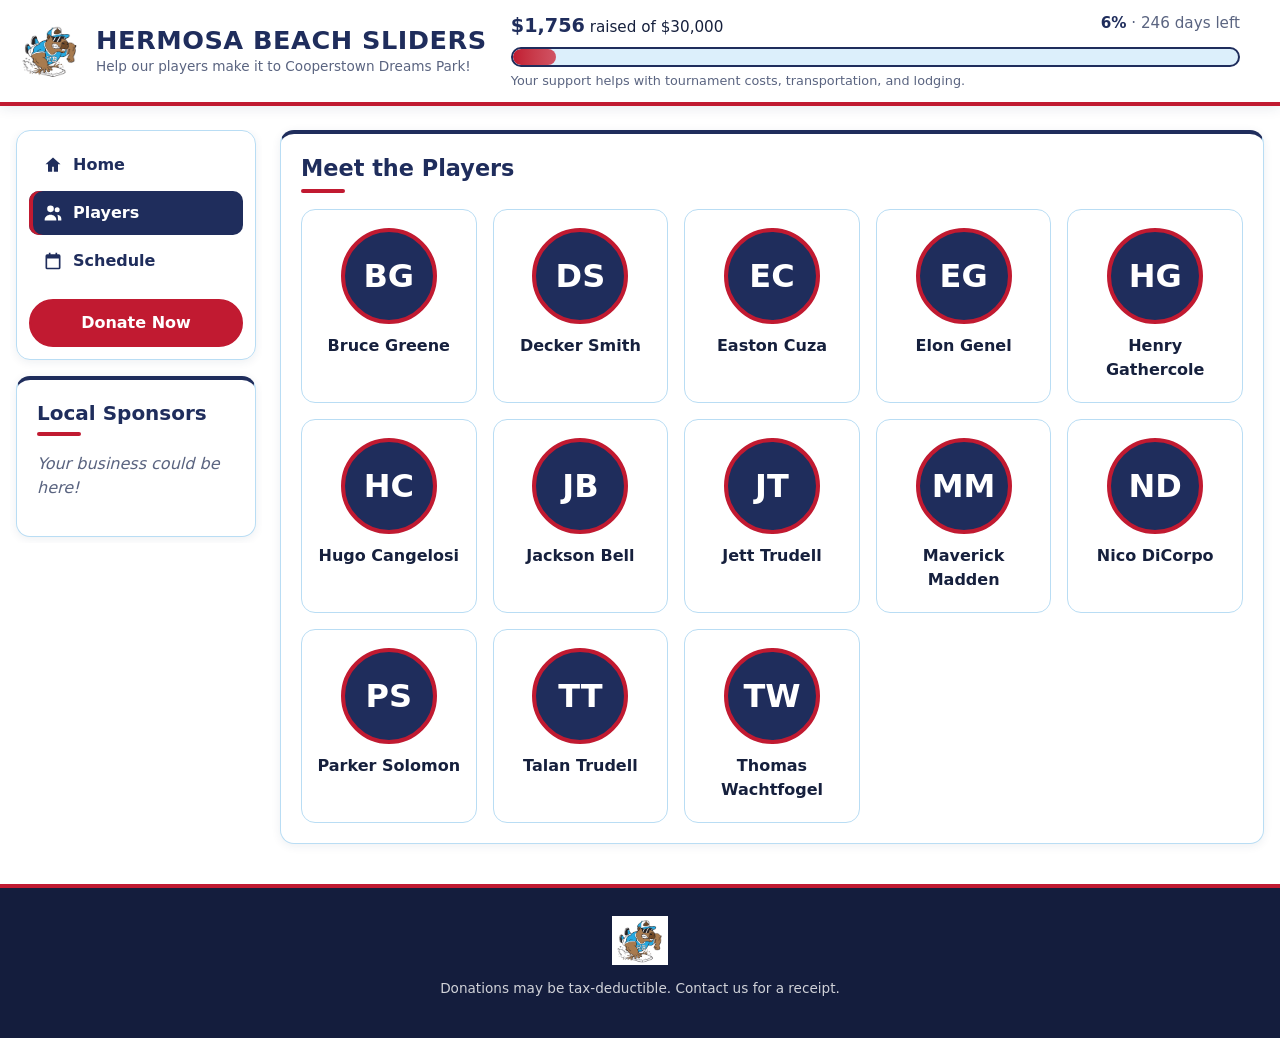
<file: players.html>
<!doctype html>
<html lang="en">
<head>
  <meta charset="utf-8">
  <meta name="viewport" content="width=device-width, initial-scale=1">
  <title>Players</title>
  <link rel="icon" href="Images/logo.png">
  <link rel="stylesheet" href="theme.css?v=4">
  <link rel="stylesheet" href="styles.css?v=4">
</head>
<body data-page="players">
  <header id="site-header" class="site-header"></header>

  <div class="layout">
    <div class="left-col">
      <nav id="sidebar" class="sidebar" aria-label="Site navigation"></nav>
      <section id="sponsors-card" class="card sponsors-card" aria-labelledby="sponsors-title"></section>
    </div>

    <main class="content">
      <div id="error" class="error" hidden></div>

      <section class="card" aria-labelledby="players-title">
        <h1 id="players-title">Meet the Players</h1>
        <div id="players" class="player-grid"></div>
      </section>
    </main>
  </div>

  <footer id="site-footer" class="site-footer"></footer>

  <script src="app.js?v=4"></script>
</body>
</html>
</file>
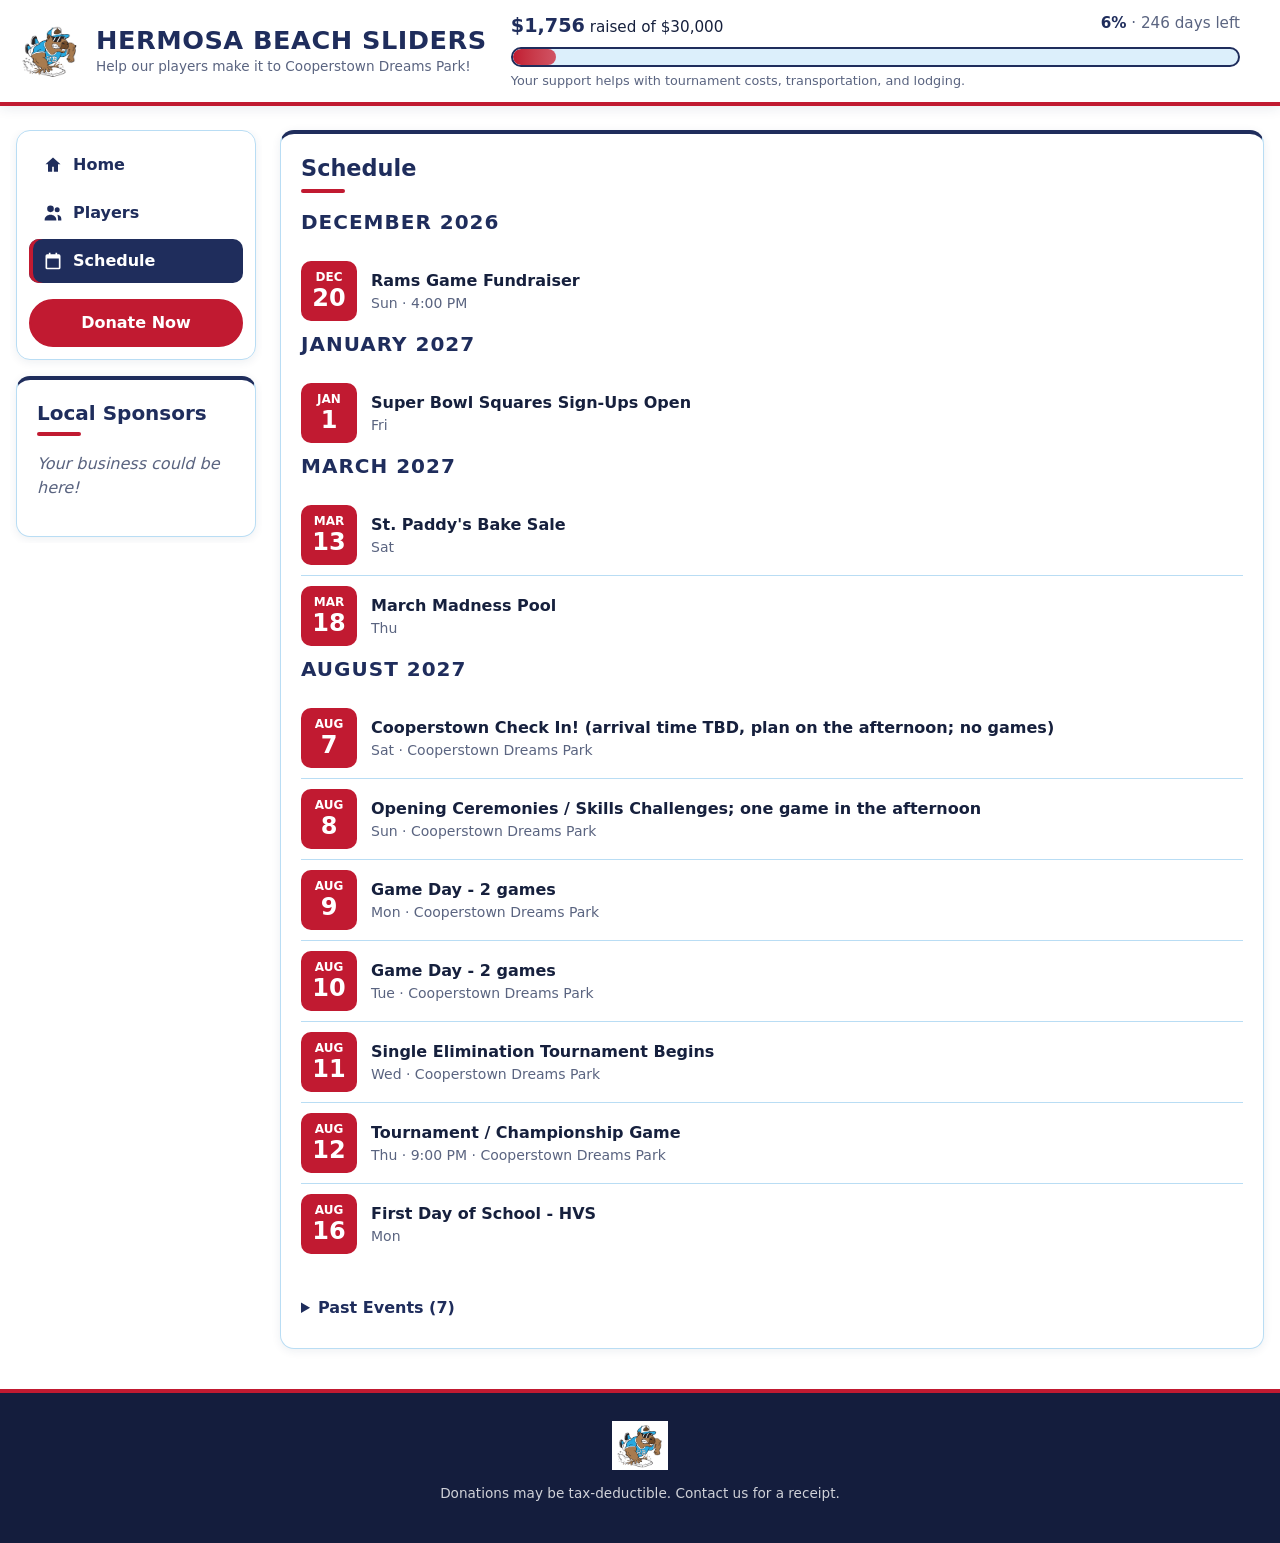
<file: schedule.html>
<!doctype html>
<html lang="en">
<head>
  <meta charset="utf-8">
  <meta name="viewport" content="width=device-width, initial-scale=1">
  <title>Schedule</title>
  <link rel="icon" href="Images/logo.png">
  <link rel="stylesheet" href="theme.css?v=4">
  <link rel="stylesheet" href="styles.css?v=4">
</head>
<body data-page="schedule">
  <header id="site-header" class="site-header"></header>

  <div class="layout">
    <div class="left-col">
      <nav id="sidebar" class="sidebar" aria-label="Site navigation"></nav>
      <section id="sponsors-card" class="card sponsors-card" aria-labelledby="sponsors-title"></section>
    </div>

    <main class="content">
      <div id="error" class="error" hidden></div>

      <section class="card" aria-labelledby="schedule-title">
        <h1 id="schedule-title">Schedule</h1>
        <div id="schedule"></div>
      </section>
    </main>
  </div>

  <footer id="site-footer" class="site-footer"></footer>

  <script src="app.js?v=4"></script>
</body>
</html>
</file>
<file: theme.css>
/* Team colors. This is the only file to edit to re-color the site for another team.
   Every page loads it before styles.css.

   --primary       Main team color: headings, nav, buttons, avatars, links
   --primary-dark  Darker shade of primary: footer background, button hover
   --primary-tint  Very light shade of primary: hover backgrounds, progress bar track
   --on-primary    Text/icon color on top of primary (usually white)

   --accent        Second team color: progress bar, date badges, Donate button, underlines
   --accent-light  Very light shade of accent: newest donation highlight, card hover glow
   --accent-hover  Slightly darker accent for accent button hover
   --on-accent     Text/icon color on top of accent (pick dark or white so it stays readable)

   --text / --muted / --border / --bg / --surface: neutral page colors

   Sliders: matched to the uniforms in the team photo. Navy sleeves (primary),
   red caps and socks (accent), and powder-blue jerseys (tint and borders). */

:root {
  --primary: #1F2D5C;
  --primary-dark: #141D3D;
  --primary-tint: #DCEFFB;
  --on-primary: #FFFFFF;

  --accent: #C11A31;
  --accent-light: #FBE3E6;
  --accent-hover: #A0142A;
  --on-accent: #FFFFFF;

  --text: #16203D;
  --muted: #5A6480;
  --border: #B9DDF4;
  --bg: #FFFFFF;
  --surface: #FFFFFF;
}
</file>
<file: styles.css>
/* Team colors live in theme.css (loaded before this file). Use only those variables here. */
:root {
  --radius: 14px;
  --shadow: 0 2px 10px color-mix(in srgb, var(--primary) 8%, transparent);
  --header-h: 0px; /* set by app.js so sticky elements sit below the header */
}

* { box-sizing: border-box; }

body {
  margin: 0;
  background: var(--bg);
  color: var(--text);
  font-family: system-ui, -apple-system, "Segoe UI", Roboto, Helvetica, Arial, sans-serif;
  line-height: 1.5;
}

a { color: var(--primary); }
img { max-width: 100%; }
[hidden] { display: none !important; }
section[id] { scroll-margin-top: calc(var(--header-h) + 16px); }

.muted { color: var(--muted); margin-top: 0; }

/* ---------- Header / progress ---------- */
.site-header {
  position: sticky;
  top: 0;
  z-index: 20;
  background: var(--bg);
  border-bottom: 4px solid var(--accent);
  box-shadow: 0 2px 12px color-mix(in srgb, var(--primary) 10%, transparent);
}
.header-inner {
  max-width: 1400px;
  margin: 0 auto;
  padding: 10px 16px;
  display: grid;
  grid-template-columns: 1fr auto;
  grid-template-areas:
    "brand social"
    "progress progress";
  gap: 8px 16px;
  align-items: center;
}
.brand { grid-area: brand; display: flex; align-items: center; gap: 12px; text-decoration: none; min-width: 0; }
.logo { width: 52px; height: auto; flex: 0 0 auto; }
.team-name {
  margin: 0;
  color: var(--primary);
  font-size: 1.3rem;
  font-weight: 800;
  letter-spacing: 0.02em;
  text-transform: uppercase;
  line-height: 1.15;
}
.tagline { margin: 0; color: var(--muted); font-size: 0.85rem; }

.progress-block { grid-area: progress; }
.progress-stats {
  display: flex;
  flex-wrap: wrap;
  justify-content: space-between;
  gap: 4px 12px;
  font-size: 0.95rem;
  margin-bottom: 6px;
}
.progress-stats strong { color: var(--primary); }
#raised { font-size: 1.2rem; }
.progress-meta { color: var(--muted); }

.progress-track {
  height: 20px;
  background: var(--primary-tint);
  border: 2px solid var(--primary);
  border-radius: 999px;
  overflow: hidden;
}
.progress-fill {
  height: 100%;
  width: 0;
  background: linear-gradient(90deg, var(--accent) 0%, color-mix(in srgb, var(--accent), #fff 25%) 100%);
  border-radius: 999px;
  transition: width 1.4s cubic-bezier(0.22, 1, 0.36, 1);
}
.goal-purpose { margin: 4px 0 0; font-size: 0.8rem; color: var(--muted); }

.header-social { grid-area: social; display: flex; gap: 8px; justify-self: end; }
.header-social a {
  width: 36px; height: 36px;
  border-radius: 50%;
  background: var(--primary);
  color: var(--on-primary);
  display: flex; align-items: center; justify-content: center;
  transition: background 0.15s, color 0.15s;
}
.header-social a:hover { background: var(--accent); color: var(--on-accent); }
.header-social svg { width: 18px; height: 18px; fill: currentColor; }

@media (min-width: 900px) {
  .header-inner {
    grid-template-columns: auto 1fr auto;
    grid-template-areas: "brand progress social";
    gap: 24px;
    padding-block: 12px;
  }
  .logo { width: 68px; }
  .team-name { font-size: 1.6rem; }
}

/* ---------- Page layout: sidebar + content ---------- */
.layout {
  max-width: 1400px;
  margin: 0 auto;
  padding: 20px 16px 40px;
  display: grid;
  grid-template-columns: minmax(0, 1fr);
  gap: 20px;
}
.content { container-type: inline-size; min-width: 0; }

/* Sidebar: horizontal nav bar on phones, sticky column on wider screens */
.sidebar {
  background: var(--surface);
  border: 1px solid var(--border);
  border-radius: var(--radius);
  box-shadow: var(--shadow);
  padding: 8px;
  display: flex;
  flex-wrap: wrap;
  align-items: center;
  gap: 8px;
}
.nav-list { list-style: none; margin: 0; padding: 0; display: flex; flex-wrap: wrap; gap: 4px; flex: 1; }
.nav-link {
  display: flex;
  align-items: center;
  gap: 10px;
  padding: 8px 14px;
  border-radius: 10px;
  color: var(--primary);
  font-weight: 700;
  text-decoration: none;
  transition: background 0.15s;
}
.nav-link svg { width: 20px; height: 20px; fill: currentColor; flex: 0 0 auto; }
.nav-link:hover { background: var(--primary-tint); }
.nav-link[aria-current="page"] {
  background: var(--primary);
  color: var(--on-primary);
  box-shadow: inset 4px 0 0 var(--accent);
}
.sidebar-donate { padding-block: 8px; }

/* Left column = sidebar menu + Local Sponsors.
   Phones: the menu sits above the content and sponsors drop to the bottom of the page. */
.left-col { display: contents; }
.sidebar { order: 0; }
.content { order: 1; }
.sponsors-card { order: 2; }

@media (min-width: 900px) {
  .layout { grid-template-columns: 240px minmax(0, 1fr); gap: 24px; padding-top: 24px; }
  .left-col {
    display: flex;
    flex-direction: column;
    gap: 16px;
    position: sticky;
    top: calc(var(--header-h) + 24px);
    align-self: start;
    /* If the sponsor list gets long, the column scrolls on its own instead of being cut off. */
    max-height: calc(100vh - var(--header-h) - 48px);
    overflow-y: auto;
    padding: 0 6px 6px;
    margin: 0 -6px;
  }
  .sidebar { flex-direction: column; align-items: stretch; padding: 12px; }
  .nav-list { flex-direction: column; }
  .nav-link { padding: 10px 14px; }
  .sidebar-donate { margin-top: 8px; }

  /* Compact sponsor list for the narrow column */
  .sponsors-card { padding: 16px; }
  .sponsors-card h2 { font-size: 1.1rem; }
  .sponsors-card .sponsor-grid { grid-template-columns: 1fr; gap: 6px; }
  .sponsors-card .sponsor {
    flex-direction: row;
    justify-content: flex-start;
    min-height: 0;
    padding: 8px 10px;
    text-align: left;
    gap: 10px;
    font-size: 0.85rem;
  }
  .sponsors-card .sponsor img { max-height: 32px; max-width: 64px; }
  .sponsors-card .sponsor-initials { width: 32px; height: 32px; font-size: 0.75rem; flex: 0 0 auto; }
  .sponsors-card .tier { margin-bottom: 10px; }
}

/* ---------- Home: main column + right column (Donate Now, Recent Activity) ---------- */
/* Phones/tablets: one column in this order: about, donate, activity, events */
.home-grid { display: flex; flex-direction: column; gap: 20px; }
.home-main, .home-aside { display: contents; }
.team-photo { order: 0; }
.about { order: 1; }
.order-donate { order: 2; }
.order-activity { order: 3; }
.order-events { order: 4; }

@media (min-width: 1200px) {
  .home-grid {
    display: grid;
    grid-template-columns: minmax(0, 1fr) 340px;
    align-items: start;
  }
  .home-main, .home-aside { display: flex; flex-direction: column; gap: 20px; min-width: 0; }
  .home-main { container-type: inline-size; }
}

/* ---------- Buttons ---------- */
.btn {
  display: inline-flex;
  align-items: center;
  justify-content: center;
  gap: 8px;
  padding: 10px 22px;
  border-radius: 999px;
  border: 2px solid var(--primary);
  font-weight: 700;
  text-decoration: none;
  cursor: pointer;
  font-size: 1rem;
  transition: background 0.15s, color 0.15s, transform 0.1s;
}
.btn-primary { background: var(--primary); color: var(--on-primary); }
.btn-primary:hover { background: var(--primary-dark); border-color: var(--on-accent); }
.btn-accent { background: var(--accent); border-color: var(--accent); color: var(--on-accent); }
.btn-accent:hover { background: var(--accent-hover); border-color: var(--accent-hover); }
.btn:active { transform: translateY(1px); }
.btn:focus-visible, a:focus-visible, button:focus-visible {
  outline: 3px solid var(--accent);
  outline-offset: 2px;
}

/* ---------- Cards ---------- */
.card {
  background: var(--surface);
  border: 1px solid var(--border);
  border-top: 4px solid var(--primary);
  border-radius: var(--radius);
  box-shadow: var(--shadow);
  padding: 20px;
}
.card h1, .card h2 {
  margin: 0 0 16px;
  color: var(--primary);
  font-size: 1.25rem;
  line-height: 1.3;
}
.card h1 { font-size: 1.4rem; }
.card h1::after, .card h2::after {
  content: "";
  display: block;
  width: 44px;
  height: 4px;
  margin-top: 6px;
  background: var(--accent);
  border-radius: 2px;
}
.empty { color: var(--muted); font-style: italic; }
.link-cta { display: inline-block; margin-top: 10px; font-weight: 700; }

/* ---------- Team photo ---------- */
.team-photo {
  margin: 0;
  padding: 0;
  overflow: hidden;
  border-top-color: var(--accent);
}
.team-photo img {
  display: block;
  width: 100%;
  aspect-ratio: 16 / 9;
  object-fit: cover;
  object-position: center 60%;
}
.team-photo figcaption {
  padding: 10px 16px;
  color: var(--muted);
  font-size: 0.9rem;
  text-align: center;
}

/* ---------- About / tournament writeup ---------- */
.about {
  display: flex;
  flex-direction: column;
  align-items: center;
  gap: 20px;
  border-top-color: var(--accent);
}
.about-logo { width: 160px; height: auto; flex: 0 0 auto; }
.about-body p { margin: 0 0 12px; }
.about-body .btn { margin-top: 4px; }
@container (min-width: 640px) {
  .about { flex-direction: row; align-items: flex-start; gap: 28px; padding: 28px; }
  .about-logo { width: 190px; }
}

/* ---------- Events (home + schedule) ---------- */
.event-list, .activity-list { list-style: none; margin: 0; padding: 0; }
.event {
  display: flex;
  gap: 14px;
  align-items: center;
  padding: 10px 0;
  border-bottom: 1px solid var(--border);
}
.event:last-child { border-bottom: 0; }
.event.past { opacity: 0.6; }
.date-badge {
  flex: 0 0 56px;
  height: 60px;
  border-radius: 10px;
  background: var(--accent);
  color: var(--on-accent);
  display: flex;
  flex-direction: column;
  align-items: center;
  justify-content: center;
  line-height: 1.1;
}
.event.past .date-badge { background: var(--primary-tint); color: var(--primary); }
.date-badge .month { font-size: 0.75rem; font-weight: 700; text-transform: uppercase; }
.date-badge .day { font-size: 1.5rem; font-weight: 800; }
.event-title { font-weight: 700; color: var(--text); margin: 0; }
.event-title a { color: inherit; }
.event-meta { margin: 0; color: var(--muted); font-size: 0.875rem; }
.status-chip {
  display: inline-block;
  margin-left: 6px;
  padding: 0 8px;
  border-radius: 999px;
  background: var(--primary-tint);
  color: var(--primary);
  font-size: 0.7rem;
  font-weight: 700;
  text-transform: uppercase;
  vertical-align: middle;
}

.month-heading {
  margin: 20px 0 4px;
  color: var(--primary);
  font-size: 1rem;
  text-transform: uppercase;
  letter-spacing: 0.05em;
}
.month-heading:first-child { margin-top: 0; }
.past-events { margin-top: 24px; }
.past-events summary {
  cursor: pointer;
  font-weight: 700;
  color: var(--primary);
  padding: 8px 0;
}

/* ---------- Activity ---------- */
.activity-item {
  display: flex;
  gap: 12px;
  padding: 10px;
  border-radius: 10px;
}
.activity-item + .activity-item { margin-top: 4px; }
.activity-item.newest { background: var(--accent-light); }
.avatar {
  flex: 0 0 38px;
  height: 38px;
  border-radius: 50%;
  background: var(--primary);
  color: var(--on-primary);
  display: flex;
  align-items: center;
  justify-content: center;
  font-weight: 700;
}
.activity-text { margin: 0; }
.activity-text strong { color: var(--primary); }
.activity-message { margin: 2px 0 0; font-style: italic; color: var(--muted); font-size: 0.9rem; }
.activity-time { color: var(--muted); font-size: 0.8rem; }

/* ---------- Donate ---------- */
.card-donate { border-top-color: var(--accent); }
.donate-links { display: flex; flex-direction: column; gap: 10px; }
.donate-row { display: flex; gap: 8px; align-items: stretch; }
.donate-row .btn { flex: 1; justify-content: flex-start; padding-block: 12px; min-width: 0; }
.donate-row .btn svg { width: 22px; height: 22px; fill: currentColor; flex: 0 0 auto; }
.handle {
  margin-left: auto;
  font-weight: 400;
  font-size: 0.8rem;
  opacity: 0.85;
  overflow: hidden;
  text-overflow: ellipsis;
  white-space: nowrap;
  min-width: 0;
}
.donate-row .btn-copy { flex: 0 0 auto; }
.btn-copy {
  background: #fff;
  color: var(--primary);
  padding: 8px 12px;
  font-size: 0.85rem;
}
.btn-copy:hover { background: var(--primary-tint); }
.btn-copy.copied { background: var(--accent); border-color: var(--accent); color: var(--on-accent); }
.donate-static {
  flex: 1;
  min-width: 0;
  display: flex;
  align-items: center;
  gap: 8px;
  padding: 12px 22px;
  border-radius: 999px;
  border: 2px dashed var(--primary);
  color: var(--primary);
  font-weight: 700;
}
.donate-static svg { width: 22px; height: 22px; fill: currentColor; flex: 0 0 auto; }
.donate-qr {
  margin: -2px 0 4px;
  padding: 14px;
  border: 1px solid var(--border);
  border-radius: 12px;
  text-align: center;
}
.donate-qr[hidden] { display: none; }
.donate-qr img {
  display: block;
  width: 100%;
  max-width: 180px;
  height: auto;
  margin: 0 auto 8px;
  background: #fff;
  image-rendering: pixelated;
}
.donate-qr figcaption { color: var(--muted); font-size: 0.85rem; }

/* ---------- Sponsors ---------- */
.tier { margin-bottom: 14px; }
.tier-chip {
  display: inline-block;
  font-size: 0.75rem;
  font-weight: 800;
  text-transform: uppercase;
  letter-spacing: 0.06em;
  padding: 2px 10px;
  border-radius: 999px;
  margin-bottom: 8px;
}
.tier-gold .tier-chip { background: var(--accent); color: var(--on-accent); }
.tier-silver .tier-chip { background: #E4E4EA; color: #3d3d4a; }
.tier-bronze .tier-chip { background: #EBCBA8; color: #5a3517; }
.tier-other .tier-chip { background: var(--primary-tint); color: var(--primary); }
.sponsor-grid {
  display: grid;
  grid-template-columns: repeat(auto-fill, minmax(130px, 1fr));
  gap: 10px;
}
.sponsor {
  display: flex;
  flex-direction: column;
  align-items: center;
  justify-content: center;
  gap: 6px;
  min-height: 90px;
  padding: 10px;
  border: 1px solid var(--border);
  border-radius: 10px;
  text-align: center;
  text-decoration: none;
  color: var(--text);
  font-weight: 600;
  font-size: 0.9rem;
  transition: border-color 0.15s, box-shadow 0.15s;
}
a.sponsor:hover { border-color: var(--accent); box-shadow: 0 0 0 2px var(--accent-light); }
.sponsor img { max-height: 48px; object-fit: contain; }
.sponsor-initials {
  width: 44px; height: 44px;
  border-radius: 50%;
  background: var(--primary-tint);
  color: var(--primary);
  display: flex; align-items: center; justify-content: center;
  font-weight: 800;
}

/* ---------- Players ---------- */
.player-grid {
  display: grid;
  grid-template-columns: repeat(auto-fill, minmax(170px, 1fr));
  gap: 16px;
}
.player {
  border: 1px solid var(--border);
  border-radius: var(--radius);
  padding: 18px 14px;
  text-align: center;
  transition: border-color 0.15s, box-shadow 0.15s;
}
.player:hover { border-color: var(--accent); box-shadow: 0 0 0 2px var(--accent-light); }
.player-photo, .player-number {
  width: 96px; height: 96px;
  margin: 0 auto 10px;
  border-radius: 50%;
  border: 4px solid var(--accent);
}
.player-photo { object-fit: cover; display: block; }
.player-number {
  background: var(--primary);
  color: var(--on-primary);
  display: flex; align-items: center; justify-content: center;
  font-size: 2rem;
  font-weight: 800;
}
.player-name { margin: 0; font-weight: 700; color: var(--text); }
.player-meta { margin: 2px 0 0; color: var(--muted); font-size: 0.875rem; }
.player-meta strong { color: var(--primary); }

/* ---------- Swag ---------- */
.swag-intro { margin: 0 0 18px; color: var(--muted); }
.swag-grid {
  display: grid;
  grid-template-columns: repeat(auto-fill, minmax(220px, 1fr));
  gap: 16px;
}
.swag-item {
  display: flex;
  flex-direction: column;
  border: 1px solid var(--border);
  border-radius: var(--radius);
  overflow: hidden;
  transition: border-color 0.15s, box-shadow 0.15s;
}
.swag-item:hover { border-color: var(--accent); box-shadow: 0 0 0 2px var(--accent-light); }
.swag-image {
  display: block;
  width: 100%;
  aspect-ratio: 1 / 1;
  object-fit: cover;
  background: var(--primary-tint);
}
.swag-placeholder {
  display: flex;
  align-items: center;
  justify-content: center;
  background: var(--primary);
}
.swag-placeholder svg { width: 45%; height: 45%; fill: var(--accent); }
.swag-body {
  display: flex;
  flex-direction: column;
  gap: 6px;
  flex: 1;
  padding: 14px 16px 16px;
}
.swag-name { margin: 0; font-weight: 700; color: var(--text); }
.swag-price { margin: 0; font-weight: 800; font-size: 1.2rem; color: var(--primary); }
.swag-desc { margin: 0 0 4px; color: var(--muted); font-size: 0.9rem; }
.swag-label { margin-top: auto; font-size: 0.8rem; font-weight: 700; color: var(--primary); }
.swag-select {
  width: 100%;
  padding: 9px 12px;
  border: 2px solid var(--border);
  border-radius: 10px;
  background: #fff;
  color: var(--text);
  font: inherit;
}
.swag-select:focus-visible { outline: 3px solid var(--accent); outline-offset: 1px; border-color: var(--primary); }
.swag-note { margin: 0; color: #B3261E; font-size: 0.85rem; font-weight: 600; }
.swag-order { margin-top: 6px; width: 100%; }

/* "Email didn't open?" fallback row (swag Order, Become a sponsor) */
.email-alt {
  display: flex;
  flex-wrap: wrap;
  align-items: center;
  gap: 6px;
  margin-top: 6px;
  color: var(--muted);
  font-size: 0.8rem;
}
.email-alt[hidden] { display: none; }
.email-alt span { flex-basis: 100%; }
.email-alt .btn-copy { padding: 5px 10px; font-size: 0.8rem; }

/* ---------- Footer ---------- */
.site-footer {
  background: var(--primary-dark);
  color: var(--on-primary);
  border-top: 4px solid var(--accent);
  padding: 28px 16px;
  text-align: center;
}
.site-footer a { color: var(--accent); }
.footer-logo { width: 56px; }
.site-footer p { margin: 6px 0; }
.tax-note { font-size: 0.85rem; opacity: 0.8; }
.footer-social { display: flex; justify-content: center; gap: 12px; margin-top: 12px; }
.footer-social a {
  width: 36px; height: 36px;
  border-radius: 50%;
  background: rgba(255, 255, 255, 0.1);
  color: var(--on-primary);
  display: flex; align-items: center; justify-content: center;
}
.footer-social a:hover { background: var(--accent); color: var(--on-accent); }
.footer-social svg { width: 18px; height: 18px; fill: currentColor; }

/* ---------- Error ---------- */
.error {
  background: #FDECEC;
  border: 1px solid #F3B7B7;
  color: #8A1C1C;
  border-radius: var(--radius);
  padding: 14px 18px;
  margin-bottom: 20px;
}

@media (prefers-reduced-motion: reduce) {
  .progress-fill { transition: none; }
}

/* ---------- Phone refinements ---------- */
.card .month-heading::after { display: none; }

@media (max-width: 899px) {
  .nav-list { flex: 1 1 100%; justify-content: space-between; }
  .sidebar-donate { flex: 1 1 100%; }
}
@media (max-width: 599px) {
  .tagline { display: none; }
  .team-name { font-size: 1.1rem; }
  .logo { width: 44px; }
  .header-social { gap: 6px; }
  .header-social a { width: 32px; height: 32px; }
  .header-social svg { width: 16px; height: 16px; }
}
</file>
